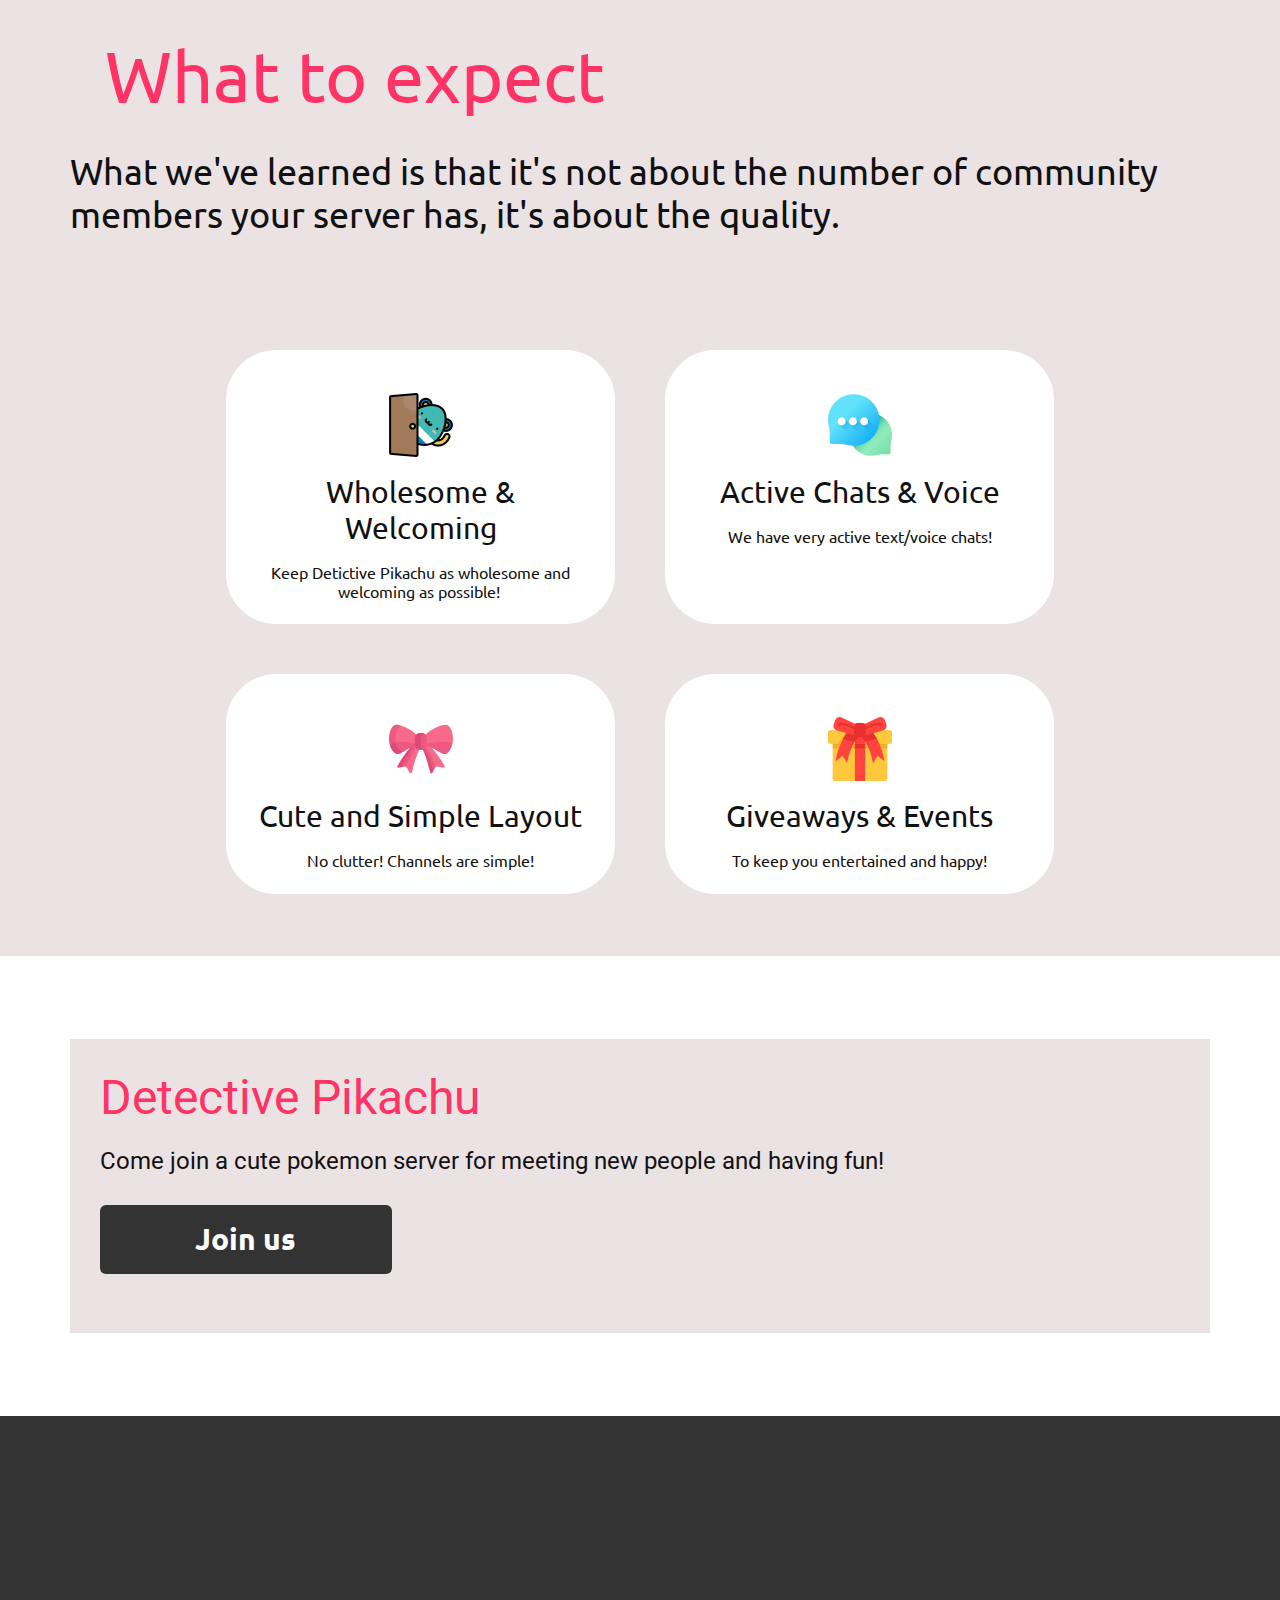
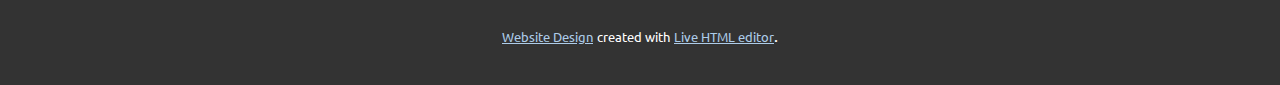
<file: index.html>
<!DOCTYPE html>
<html style="font-size: 16px;">
  <head>
    <meta name="viewport" content="width=device-width, initial-scale=1.0">
    <meta charset="utf-8">
    <meta name="keywords" content="What to expect​">
    <meta name="description" content="">
    <meta name="page_type" content="np-template-header-footer-from-plugin">
    <title>Home</title>
    <link rel="stylesheet" href="nicepage.css" media="screen">
<link rel="stylesheet" href="Home.css" media="screen">
    <script class="u-script" type="text/javascript" src="jquery.js" defer=""></script>
    <script class="u-script" type="text/javascript" src="nicepage.js" defer=""></script>
    <meta name="generator" content="Nicepage 4.6.5, nicepage.com">
    <link id="u-theme-google-font" rel="stylesheet" href="https://fonts.googleapis.com/css?family=Roboto:100,100i,300,300i,400,400i,500,500i,700,700i,900,900i|Ubuntu:300,300i,400,400i,500,500i,700,700i">
    <link id="u-page-google-font" rel="stylesheet" href="https://fonts.googleapis.com/css?family=Ubuntu:300,300i,400,400i,500,500i,700,700i">
    
    
    
    
    <script type="application/ld+json">{
		"@context": "http://schema.org",
		"@type": "Organization",
		"name": ""
}</script>
    <meta name="theme-color" content="#478ac9">
    <meta property="og:title" content="Home">
    <meta property="og:type" content="website">
  </head>
  <body data-home-page="Home.html" data-home-page-title="Home" class="u-body u-xl-mode">
    <section class="u-clearfix u-custom-color-4 u-section-1" id="sec-77a5">
      <div class="u-clearfix u-sheet u-sheet-1">
        <h1 class="u-text u-text-custom-color-2 u-text-default u-text-1">What to expect </h1>
        <h3 class="u-text u-text-2"> What we've learned is that it's not about the number of community members your server has, it's about the quality.&nbsp;</h3>
        <div class="u-list u-list-1">
          <div class="u-repeater u-repeater-1">
            <div class="u-container-style u-custom-item u-list-item u-radius-50 u-repeater-item u-shape-round u-white">
              <div class="u-container-layout u-similar-container u-container-layout-1"><span class="u-file-icon u-icon u-icon-1"><img src="images/501127.png" alt=""></span>
                <h3 class="u-align-center u-text u-text-3"> Wholesome &amp; Welcoming</h3>
                <h3 class="u-align-center u-custom-item u-text u-text-4"> Keep Detictive Pikachu as wholesome and welcoming as possible!&nbsp; </h3>
              </div>
            </div>
            <div class="u-align-center u-container-style u-custom-item u-hover-feature u-list-item u-radius-50 u-repeater-item u-shape-round u-white u-list-item-2">
              <div class="u-container-layout u-similar-container u-container-layout-2"><span class="u-file-icon u-icon u-icon-2"><img src="images/1041916.png" alt=""></span>
                <h3 class="u-align-center u-text u-text-5"> Active Chat​s &amp; Voice</h3>
                <h3 class="u-align-center u-custom-item u-text u-text-6"> We have very active text/voice chats!</h3>
              </div>
            </div>
            <div class="u-align-center u-container-style u-custom-item u-list-item u-radius-50 u-repeater-item u-shape-round u-white">
              <div class="u-container-layout u-similar-container u-container-layout-3"><span class="u-file-icon u-icon u-icon-3"><img src="images/599396.png" alt=""></span>
                <h3 class="u-align-center u-text u-text-7"> Cute and Simple Layout</h3>
                <h3 class="u-align-center u-custom-item u-text u-text-8"> No clutter! Channels are simple!</h3>
              </div>
            </div>
            <div class="u-container-style u-custom-item u-list-item u-radius-50 u-repeater-item u-shape-round u-white">
              <div class="u-container-layout u-similar-container u-container-layout-4"><span class="u-file-icon u-icon u-icon-4"><img src="images/1139982.png" alt=""></span>
                <h3 class="u-align-center u-text u-text-9"> Giveaways &amp; Events</h3>
                <h3 class="u-align-center u-custom-item u-text u-text-10"> To keep you entertained and happy!</h3>
              </div>
            </div>
          </div>
        </div>
      </div>
      
    </section>
    <section class="u-clearfix u-section-2" id="sec-6517">
      <div class="u-clearfix u-sheet u-valign-middle u-sheet-1">
        <div class="u-container-style u-custom-color-4 u-expanded-width u-group u-shape-rectangle u-group-1">
          <div class="u-container-layout u-valign-top u-container-layout-1">
            <h6 class="u-text u-text-custom-color-2 u-text-1">Detective Pikachu</h6>
            <h6 class="u-text u-text-default u-text-2"> Come join a cute pokemon server for meeting new people and having fun!</h6>
            <a href="https://nicepage.com/wysiwyg-html-editor" class="u-border-none u-btn u-btn-round u-button-style u-custom-color-5 u-hover-custom-color-5 u-radius-6 u-btn-1">Join us</a>
          </div>
        </div>
      </div>
    </section>
    <section class="u-clearfix u-custom-color-5 u-section-3" id="sec-97ba">
      <div class="u-clearfix u-sheet u-sheet-1"></div>
    </section>
    
    
    
    <section class="u-backlink u-clearfix u-grey-80">
      <a class="u-link" href="https://nicepage.com/website-design" target="_blank">
        <span>Website Design</span>
      </a>
      <p class="u-text">
        <span>created with</span>
      </p>
      <a class="u-link" href="https://nicepage.com/wysiwyg-html-editor" target="_blank">
        <span>Live HTML editor</span>
      </a>. 
    </section>
  </body>
</html>
</file>
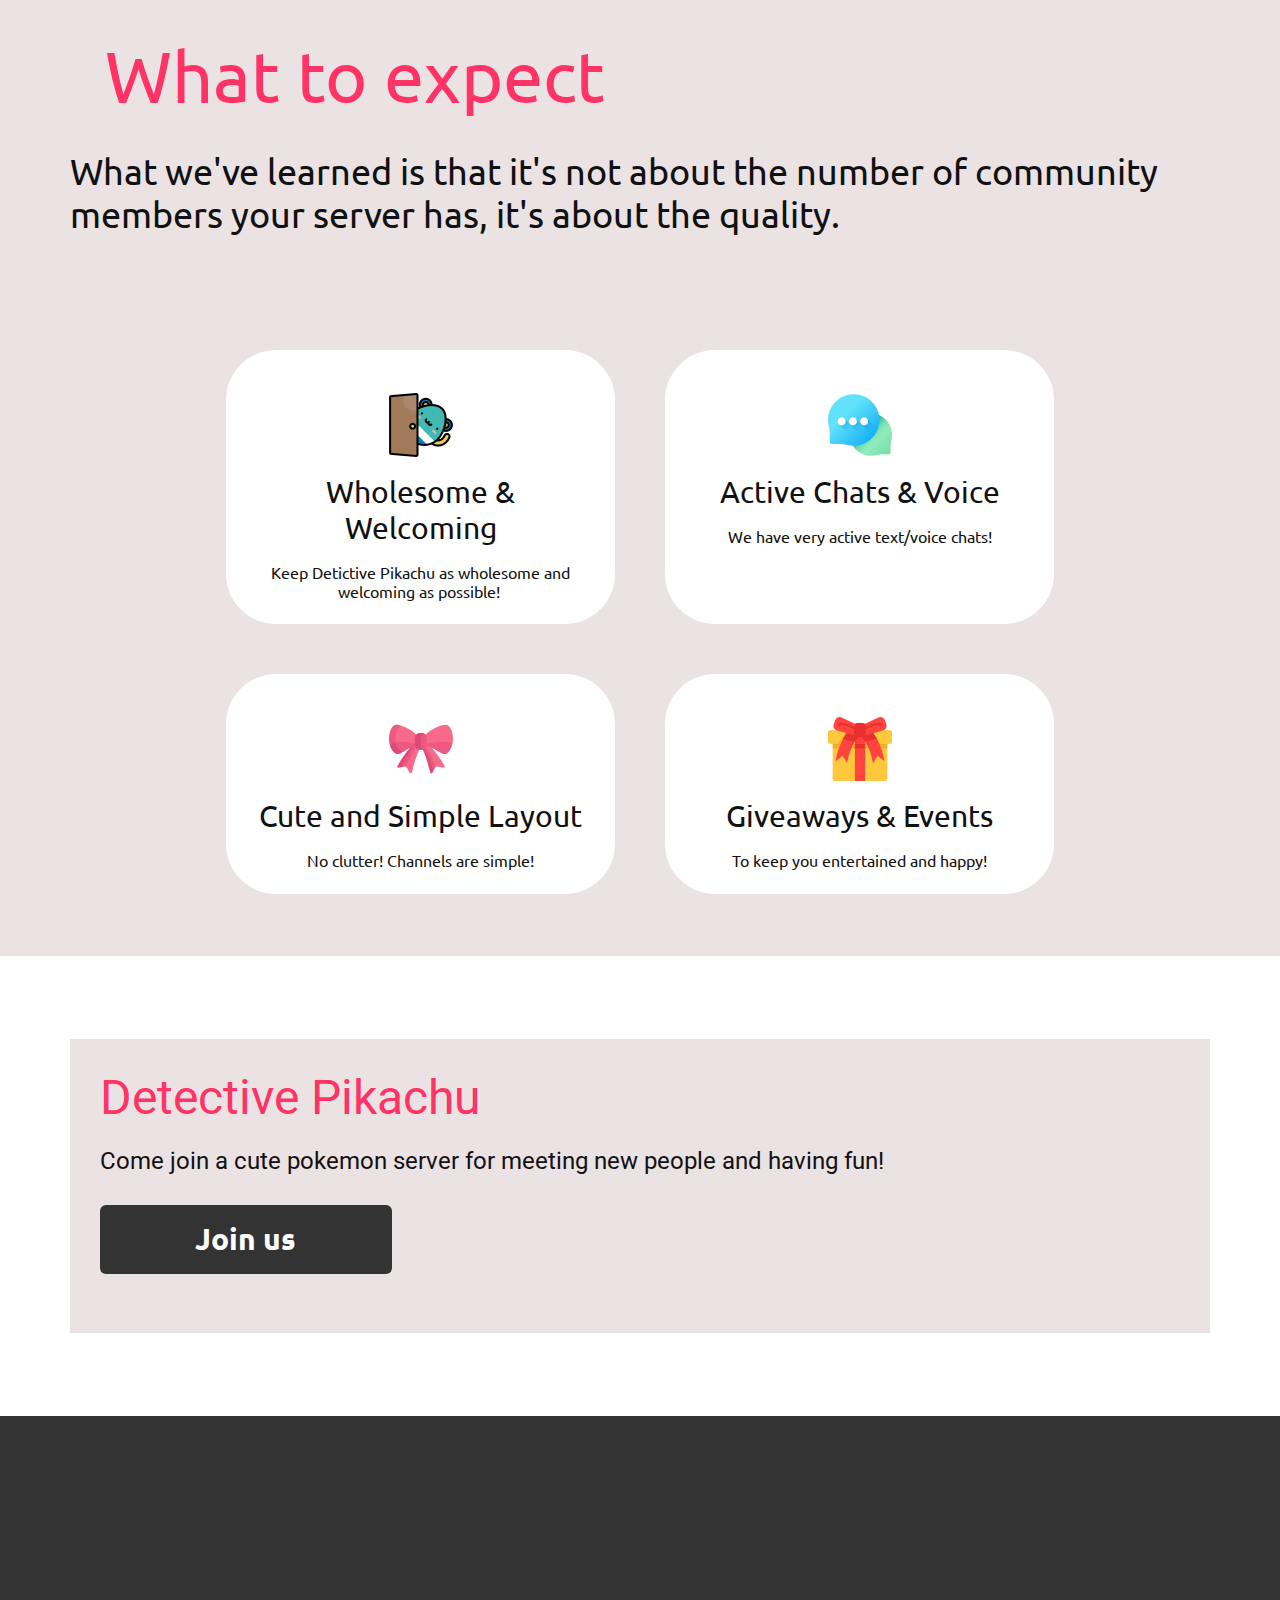
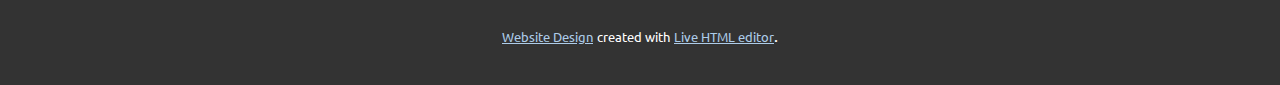
<file: Home.html>
<!DOCTYPE html>
<html style="font-size: 16px;">
  <head>
    <meta name="viewport" content="width=device-width, initial-scale=1.0">
    <meta charset="utf-8">
    <meta name="keywords" content="What to expect​">
    <meta name="description" content="">
    <meta name="page_type" content="np-template-header-footer-from-plugin">
    <title>Home</title>
    <link rel="stylesheet" href="nicepage.css" media="screen">
<link rel="stylesheet" href="Home.css" media="screen">
    <script class="u-script" type="text/javascript" src="jquery.js" defer=""></script>
    <script class="u-script" type="text/javascript" src="nicepage.js" defer=""></script>
    <meta name="generator" content="Nicepage 4.6.5, nicepage.com">
    <link id="u-theme-google-font" rel="stylesheet" href="https://fonts.googleapis.com/css?family=Roboto:100,100i,300,300i,400,400i,500,500i,700,700i,900,900i|Ubuntu:300,300i,400,400i,500,500i,700,700i">
    <link id="u-page-google-font" rel="stylesheet" href="https://fonts.googleapis.com/css?family=Ubuntu:300,300i,400,400i,500,500i,700,700i">
    
    
    
    
    <script type="application/ld+json">{
		"@context": "http://schema.org",
		"@type": "Organization",
		"name": ""
}</script>
    <meta name="theme-color" content="#478ac9">
    <meta property="og:title" content="Home">
    <meta property="og:type" content="website">
  </head>
  <body class="u-body u-xl-mode">
    <section class="u-clearfix u-custom-color-4 u-section-1" id="sec-77a5">
      <div class="u-clearfix u-sheet u-sheet-1">
        <h1 class="u-text u-text-custom-color-2 u-text-default u-text-1">What to expect </h1>
        <h3 class="u-text u-text-2"> What we've learned is that it's not about the number of community members your server has, it's about the quality.&nbsp;</h3>
        <div class="u-list u-list-1">
          <div class="u-repeater u-repeater-1">
            <div class="u-container-style u-custom-item u-list-item u-radius-50 u-repeater-item u-shape-round u-white">
              <div class="u-container-layout u-similar-container u-container-layout-1"><span class="u-file-icon u-icon u-icon-1"><img src="images/501127.png" alt=""></span>
                <h3 class="u-align-center u-text u-text-3"> Wholesome &amp; Welcoming</h3>
                <h3 class="u-align-center u-custom-item u-text u-text-4"> Keep Detictive Pikachu as wholesome and welcoming as possible!&nbsp; </h3>
              </div>
            </div>
            <div class="u-align-center u-container-style u-custom-item u-hover-feature u-list-item u-radius-50 u-repeater-item u-shape-round u-white u-list-item-2">
              <div class="u-container-layout u-similar-container u-container-layout-2"><span class="u-file-icon u-icon u-icon-2"><img src="images/1041916.png" alt=""></span>
                <h3 class="u-align-center u-text u-text-5"> Active Chat​s &amp; Voice</h3>
                <h3 class="u-align-center u-custom-item u-text u-text-6"> We have very active text/voice chats!</h3>
              </div>
            </div>
            <div class="u-align-center u-container-style u-custom-item u-list-item u-radius-50 u-repeater-item u-shape-round u-white">
              <div class="u-container-layout u-similar-container u-container-layout-3"><span class="u-file-icon u-icon u-icon-3"><img src="images/599396.png" alt=""></span>
                <h3 class="u-align-center u-text u-text-7"> Cute and Simple Layout</h3>
                <h3 class="u-align-center u-custom-item u-text u-text-8"> No clutter! Channels are simple!</h3>
              </div>
            </div>
            <div class="u-container-style u-custom-item u-list-item u-radius-50 u-repeater-item u-shape-round u-white">
              <div class="u-container-layout u-similar-container u-container-layout-4"><span class="u-file-icon u-icon u-icon-4"><img src="images/1139982.png" alt=""></span>
                <h3 class="u-align-center u-text u-text-9"> Giveaways &amp; Events</h3>
                <h3 class="u-align-center u-custom-item u-text u-text-10"> To keep you entertained and happy!</h3>
              </div>
            </div>
          </div>
        </div>
      </div>
      
    </section>
    <section class="u-clearfix u-section-2" id="sec-6517">
      <div class="u-clearfix u-sheet u-valign-middle u-sheet-1">
        <div class="u-container-style u-custom-color-4 u-expanded-width u-group u-shape-rectangle u-group-1">
          <div class="u-container-layout u-valign-top u-container-layout-1">
            <h6 class="u-text u-text-custom-color-2 u-text-1">Detective Pikachu</h6>
            <h6 class="u-text u-text-default u-text-2"> Come join a cute pokemon server for meeting new people and having fun!</h6>
            <a href="https://nicepage.com/wysiwyg-html-editor" class="u-border-none u-btn u-btn-round u-button-style u-custom-color-5 u-hover-custom-color-5 u-radius-6 u-btn-1">Join us</a>
          </div>
        </div>
      </div>
    </section>
    <section class="u-clearfix u-custom-color-5 u-section-3" id="sec-97ba">
      <div class="u-clearfix u-sheet u-sheet-1"></div>
    </section>
    
    
    
    <section class="u-backlink u-clearfix u-grey-80">
      <a class="u-link" href="https://nicepage.com/website-design" target="_blank">
        <span>Website Design</span>
      </a>
      <p class="u-text">
        <span>created with</span>
      </p>
      <a class="u-link" href="https://nicepage.com/wysiwyg-html-editor" target="_blank">
        <span>Live HTML editor</span>
      </a>. 
    </section>
  </body>
</html>
</file>
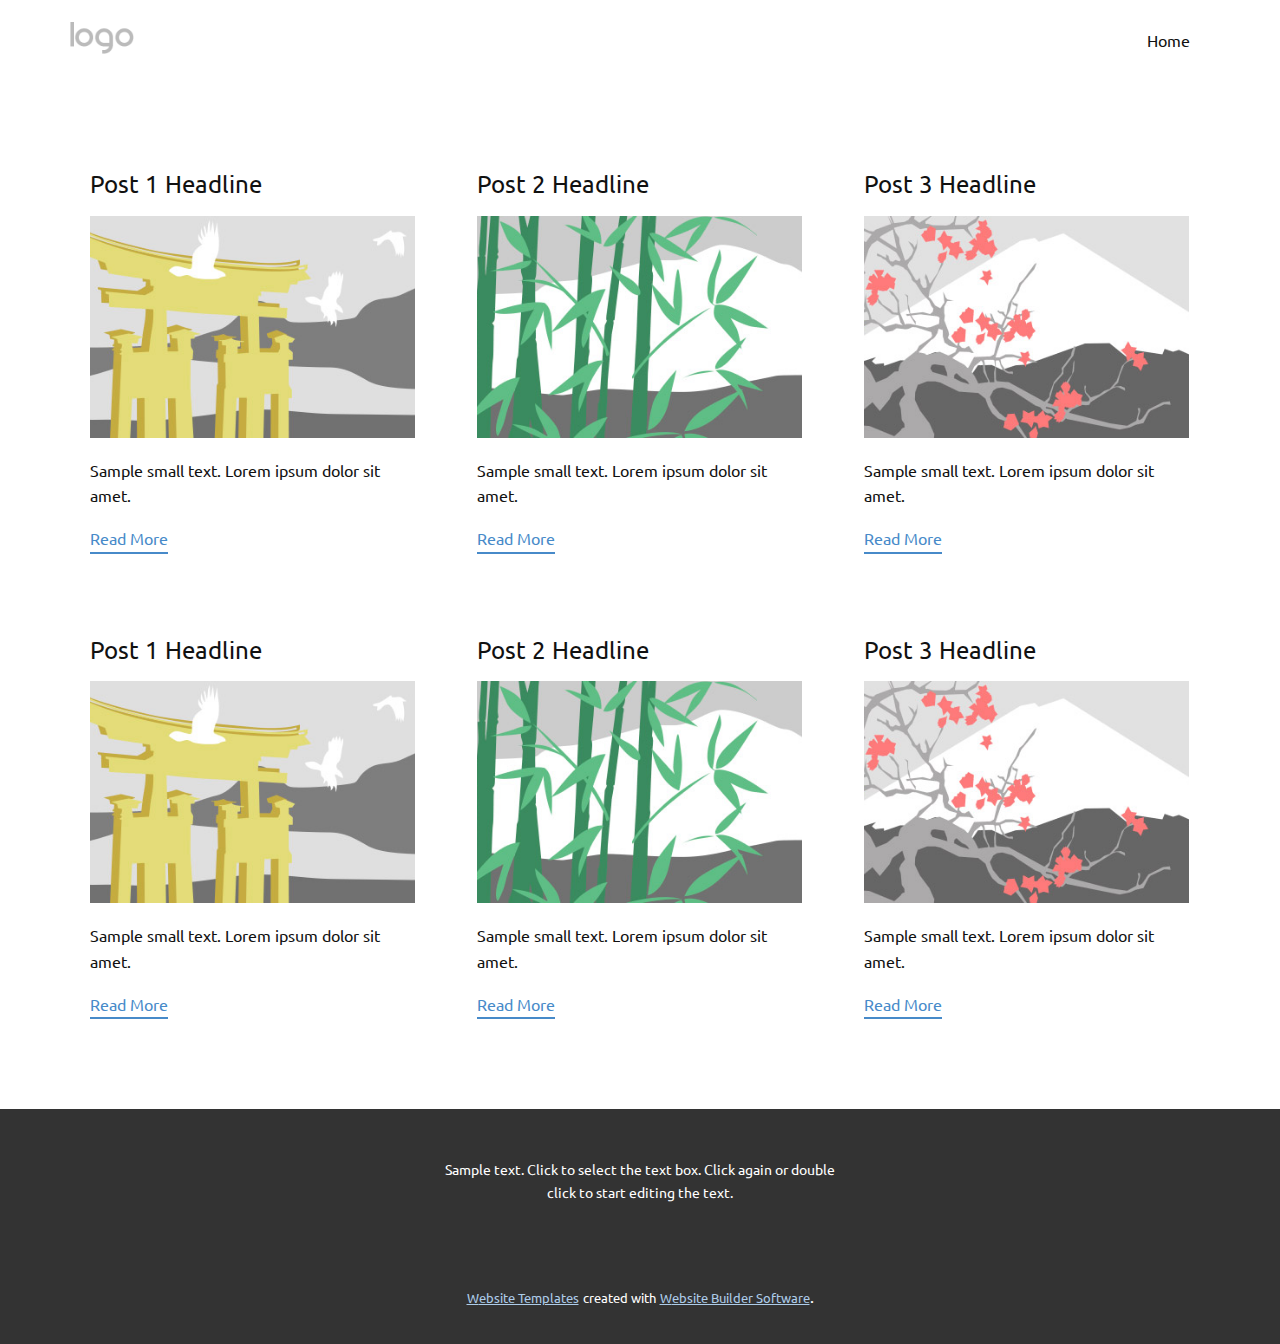
<file: blog/blog.html>
<html style="font-size: 16px;"><head>
    <meta name="viewport" content="width=device-width, initial-scale=1.0">
    <meta charset="utf-8">
    <meta name="keywords" content="">
    <meta name="description" content="">
    <meta name="page_type" content="np-template-header-footer-from-plugin">
    <title>Blog Template</title>
    <link rel="stylesheet" href="../nicepage.css" media="screen">
<link rel="stylesheet" href="../Blog-Template.css" media="screen">
    <script class="u-script" type="text/javascript" src="../jquery.js" defer=""></script>
    <script class="u-script" type="text/javascript" src="../nicepage.js" defer=""></script>
    <meta name="generator" content="Nicepage 4.6.5, nicepage.com">
    <link id="u-theme-google-font" rel="stylesheet" href="https://fonts.googleapis.com/css?family=Roboto:100,100i,300,300i,400,400i,500,500i,700,700i,900,900i|Ubuntu:300,300i,400,400i,500,500i,700,700i">
    <link id="u-page-google-font" rel="stylesheet" href="https://fonts.googleapis.com/css?family=Ubuntu:300,300i,400,400i,500,500i,700,700i">
    
    
    <script type="application/ld+json">{
		"@context": "http://schema.org",
		"@type": "Organization",
		"name": "",
		"logo": "images/default-logo.png"
}</script>
    <meta name="theme-color" content="#478ac9">
  </head>
  <body class="u-body u-xl-mode"><header class="u-clearfix u-header u-header" id="sec-8a51"><div class="u-clearfix u-sheet u-valign-middle u-sheet-1">
        <a href="https://nicepage.com" class="u-image u-logo u-image-1">
          <img src="../images/default-logo.png" class="u-logo-image u-logo-image-1">
        </a>
        <nav class="u-menu u-menu-dropdown u-offcanvas u-menu-1">
          <div class="menu-collapse" style="font-size: 1rem; letter-spacing: 0px;">
            <a class="u-button-style u-custom-left-right-menu-spacing u-custom-padding-bottom u-custom-top-bottom-menu-spacing u-nav-link u-text-active-palette-1-base u-text-hover-palette-2-base" href="#">
              <svg class="u-svg-link" viewBox="0 0 24 24"><use xmlns:xlink="http://www.w3.org/1999/xlink" xlink:href="#menu-hamburger"></use></svg>
              <svg class="u-svg-content" version="1.1" id="menu-hamburger" viewBox="0 0 16 16" x="0px" y="0px" xmlns:xlink="http://www.w3.org/1999/xlink" xmlns="http://www.w3.org/2000/svg"><g><rect y="1" width="16" height="2"></rect><rect y="7" width="16" height="2"></rect><rect y="13" width="16" height="2"></rect>
</g></svg>
            </a>
          </div>
          <div class="u-nav-container">
            <ul class="u-nav u-unstyled u-nav-1"><li class="u-nav-item"><a class="u-button-style u-nav-link u-text-active-palette-1-base u-text-hover-palette-2-base" href="../Home.html" style="padding: 10px 20px;">Home</a>
</li></ul>
          </div>
          <div class="u-nav-container-collapse">
            <div class="u-black u-container-style u-inner-container-layout u-opacity u-opacity-95 u-sidenav">
              <div class="u-inner-container-layout u-sidenav-overflow">
                <div class="u-menu-close"></div>
                <ul class="u-align-center u-nav u-popupmenu-items u-unstyled u-nav-2"><li class="u-nav-item"><a class="u-button-style u-nav-link" href="../Home.html">Home</a>
</li></ul>
              </div>
            </div>
            <div class="u-black u-menu-overlay u-opacity u-opacity-70"></div>
          </div>
        </nav>
      </div></header>
    <section class="u-clearfix u-section-1" id="sec-0406">
      <div class="u-clearfix u-sheet u-valign-middle u-sheet-1"><!--blog--><!--blog_options_json--><!--{"type":"Recent","source":"","tags":"","count":""}--><!--/blog_options_json-->
        <div class="u-blog u-expanded-width u-repeater u-repeater-1"><!--blog_post-->
          <div class="u-blog-post u-container-style u-repeater-item u-white u-repeater-item-1">
            <div class="u-container-layout u-similar-container u-valign-top u-container-layout-1"><!--blog_post_header-->
              <h4 class="u-blog-control u-text u-text-1">
                <a class="u-post-header-link" href="../blog/post-5.html"><!--blog_post_header_content-->Post 1 Headline<!--/blog_post_header_content--></a>
              </h4><!--/blog_post_header--><!--blog_post_image-->
              <a class="u-post-header-link" href="../blog/post-5.html"><img alt="" class="u-blog-control u-expanded-width u-image u-image-default u-image-1" src="[data-uri]"></a><!--/blog_post_image--><!--blog_post_content-->
              <div class="u-blog-control u-post-content u-text u-text-2 fr-view">Sample small text. Lorem ipsum dolor sit amet.</div><!--/blog_post_content--><!--blog_post_readmore-->
              <a href="../blog/post-5.html" class="u-blog-control u-border-2 u-border-palette-1-base u-btn u-btn-rectangle u-button-style u-none u-btn-1"><!--blog_post_readmore_content--><!--options_json--><!--{"content":"","defaultValue":"Read More"}--><!--/options_json-->Read More<!--/blog_post_readmore_content--></a><!--/blog_post_readmore-->
            </div>
          </div><div class="u-blog-post u-container-style u-repeater-item u-video-cover u-white">
            <div class="u-container-layout u-similar-container u-valign-top u-container-layout-2"><!--blog_post_header-->
              <h4 class="u-blog-control u-text u-text-3">
                <a class="u-post-header-link" href="../blog/post-4.html"><!--blog_post_header_content-->Post 2 Headline<!--/blog_post_header_content--></a>
              </h4><!--/blog_post_header--><!--blog_post_image-->
              <a class="u-post-header-link" href="../blog/post-4.html"><img alt="" class="u-blog-control u-expanded-width u-image u-image-default u-image-2" src="[data-uri]"></a><!--/blog_post_image--><!--blog_post_content-->
              <div class="u-blog-control u-post-content u-text u-text-4 fr-view">Sample small text. Lorem ipsum dolor sit amet.</div><!--/blog_post_content--><!--blog_post_readmore-->
              <a href="../blog/post-4.html" class="u-blog-control u-border-2 u-border-palette-1-base u-btn u-btn-rectangle u-button-style u-none u-btn-2"><!--blog_post_readmore_content--><!--options_json--><!--{"content":"","defaultValue":"Read More"}--><!--/options_json-->Read More<!--/blog_post_readmore_content--></a><!--/blog_post_readmore-->
            </div>
          </div><div class="u-blog-post u-container-style u-repeater-item u-video-cover u-white">
            <div class="u-container-layout u-similar-container u-valign-top u-container-layout-3"><!--blog_post_header-->
              <h4 class="u-blog-control u-text u-text-5">
                <a class="u-post-header-link" href="../blog/post-3.html"><!--blog_post_header_content-->Post 3 Headline<!--/blog_post_header_content--></a>
              </h4><!--/blog_post_header--><!--blog_post_image-->
              <a class="u-post-header-link" href="../blog/post-3.html"><img alt="" class="u-blog-control u-expanded-width u-image u-image-default u-image-3" src="[data-uri]"></a><!--/blog_post_image--><!--blog_post_content-->
              <div class="u-blog-control u-post-content u-text u-text-6 fr-view">Sample small text. Lorem ipsum dolor sit amet.</div><!--/blog_post_content--><!--blog_post_readmore-->
              <a href="../blog/post-3.html" class="u-blog-control u-border-2 u-border-palette-1-base u-btn u-btn-rectangle u-button-style u-none u-btn-3"><!--blog_post_readmore_content--><!--options_json--><!--{"content":"","defaultValue":"Read More"}--><!--/options_json-->Read More<!--/blog_post_readmore_content--></a><!--/blog_post_readmore-->
            </div>
          </div><div class="u-blog-post u-container-style u-repeater-item u-white u-repeater-item-1">
            <div class="u-container-layout u-similar-container u-valign-top u-container-layout-1"><!--blog_post_header-->
              <h4 class="u-blog-control u-text u-text-1">
                <a class="u-post-header-link" href="../blog/post-2.html"><!--blog_post_header_content-->Post 1 Headline<!--/blog_post_header_content--></a>
              </h4><!--/blog_post_header--><!--blog_post_image-->
              <a class="u-post-header-link" href="../blog/post-2.html"><img alt="" class="u-blog-control u-expanded-width u-image u-image-default u-image-1" src="[data-uri]"></a><!--/blog_post_image--><!--blog_post_content-->
              <div class="u-blog-control u-post-content u-text u-text-2 fr-view">Sample small text. Lorem ipsum dolor sit amet.</div><!--/blog_post_content--><!--blog_post_readmore-->
              <a href="../blog/post-2.html" class="u-blog-control u-border-2 u-border-palette-1-base u-btn u-btn-rectangle u-button-style u-none u-btn-1"><!--blog_post_readmore_content--><!--options_json--><!--{"content":"","defaultValue":"Read More"}--><!--/options_json-->Read More<!--/blog_post_readmore_content--></a><!--/blog_post_readmore-->
            </div>
          </div><div class="u-blog-post u-container-style u-repeater-item u-video-cover u-white">
            <div class="u-container-layout u-similar-container u-valign-top u-container-layout-2"><!--blog_post_header-->
              <h4 class="u-blog-control u-text u-text-3">
                <a class="u-post-header-link" href="../blog/post-1.html"><!--blog_post_header_content-->Post 2 Headline<!--/blog_post_header_content--></a>
              </h4><!--/blog_post_header--><!--blog_post_image-->
              <a class="u-post-header-link" href="../blog/post-1.html"><img alt="" class="u-blog-control u-expanded-width u-image u-image-default u-image-2" src="[data-uri]"></a><!--/blog_post_image--><!--blog_post_content-->
              <div class="u-blog-control u-post-content u-text u-text-4 fr-view">Sample small text. Lorem ipsum dolor sit amet.</div><!--/blog_post_content--><!--blog_post_readmore-->
              <a href="../blog/post-1.html" class="u-blog-control u-border-2 u-border-palette-1-base u-btn u-btn-rectangle u-button-style u-none u-btn-2"><!--blog_post_readmore_content--><!--options_json--><!--{"content":"","defaultValue":"Read More"}--><!--/options_json-->Read More<!--/blog_post_readmore_content--></a><!--/blog_post_readmore-->
            </div>
          </div><div class="u-blog-post u-container-style u-repeater-item u-video-cover u-white">
            <div class="u-container-layout u-similar-container u-valign-top u-container-layout-3"><!--blog_post_header-->
              <h4 class="u-blog-control u-text u-text-5">
                <a class="u-post-header-link" href="../blog/post.html"><!--blog_post_header_content-->Post 3 Headline<!--/blog_post_header_content--></a>
              </h4><!--/blog_post_header--><!--blog_post_image-->
              <a class="u-post-header-link" href="../blog/post.html"><img alt="" class="u-blog-control u-expanded-width u-image u-image-default u-image-3" src="[data-uri]"></a><!--/blog_post_image--><!--blog_post_content-->
              <div class="u-blog-control u-post-content u-text u-text-6 fr-view">Sample small text. Lorem ipsum dolor sit amet.</div><!--/blog_post_content--><!--blog_post_readmore-->
              <a href="../blog/post.html" class="u-blog-control u-border-2 u-border-palette-1-base u-btn u-btn-rectangle u-button-style u-none u-btn-3"><!--blog_post_readmore_content--><!--options_json--><!--{"content":"","defaultValue":"Read More"}--><!--/options_json-->Read More<!--/blog_post_readmore_content--></a><!--/blog_post_readmore-->
            </div>
          </div><!--/blog_post--><!--blog_post-->
          <!--/blog_post--><!--blog_post-->
          <!--/blog_post-->
        </div><!--/blog-->
      </div>
    </section>
    
    
    <footer class="u-align-center u-clearfix u-footer u-grey-80 u-footer" id="sec-852c"><div class="u-clearfix u-sheet u-sheet-1">
        <p class="u-small-text u-text u-text-variant u-text-1">Sample text. Click to select the text box. Click again or double click to start editing the text.</p>
      </div></footer>
    <section class="u-backlink u-clearfix u-grey-80">
      <a class="u-link" href="https://nicepage.com/website-templates" target="_blank">
        <span>Website Templates</span>
      </a>
      <p class="u-text">
        <span>created with</span>
      </p>
      <a class="u-link" href="" target="_blank">
        <span>Website Builder Software</span>
      </a>. 
    </section>
  
</body></html>
</file>
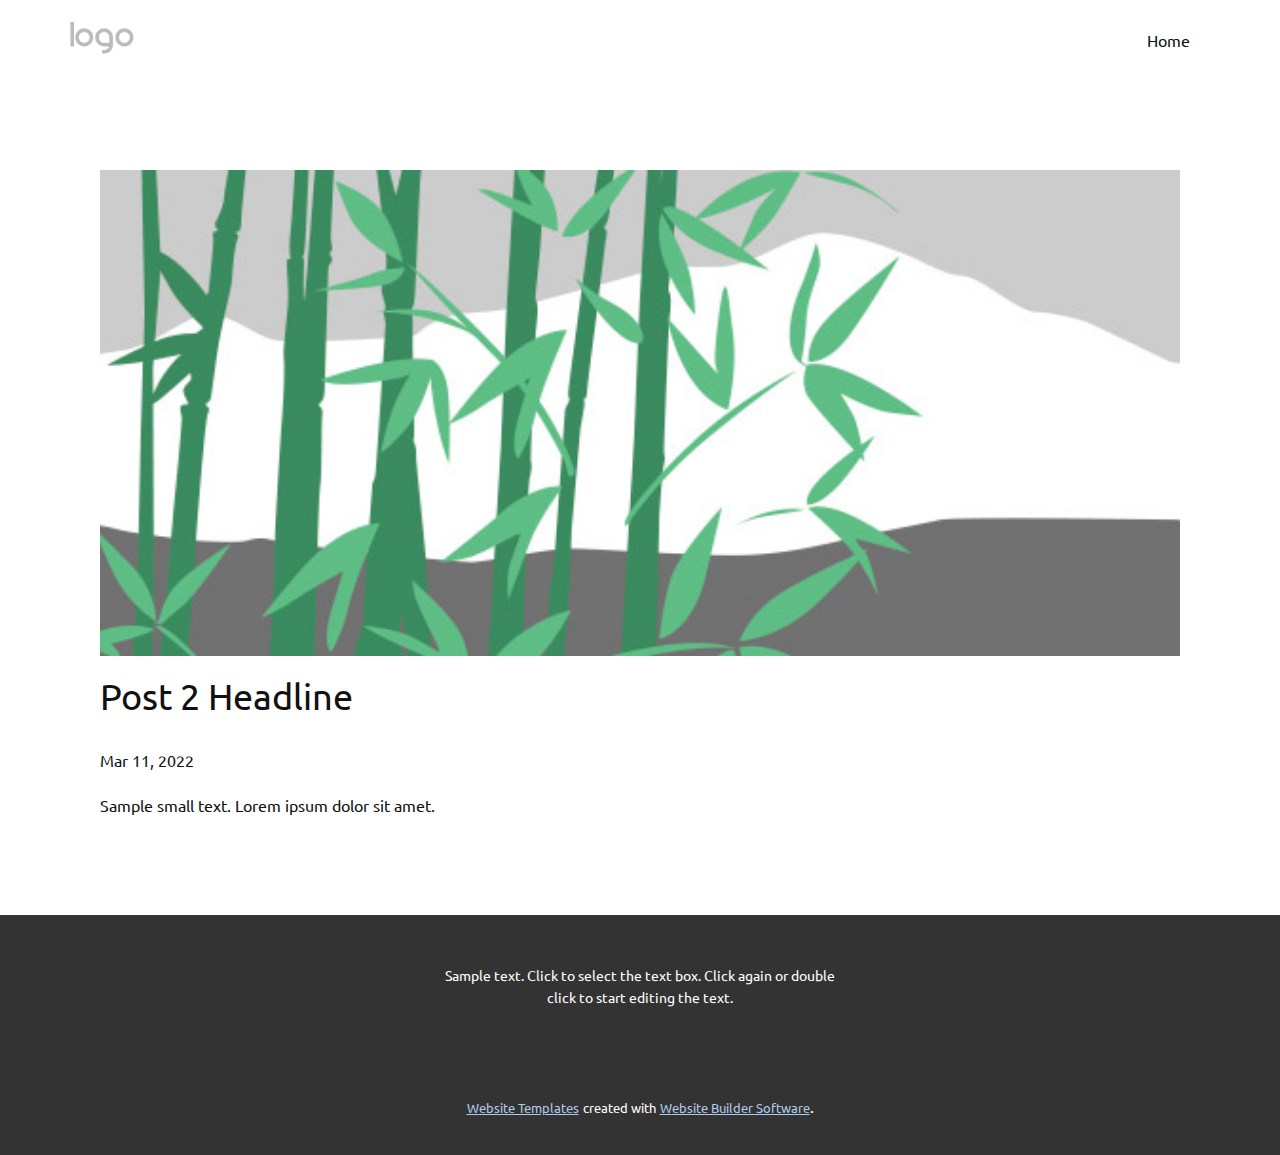
<file: blog/post-1.html>
<!doctype html>
<html style="font-size: 16px;"><head>
    <meta name="viewport" content="width=device-width, initial-scale=1.0">
    <meta charset="utf-8">
    <meta name="keywords" content="Post 1 Headline">
    <meta name="description" content="">
    <meta name="page_type" content="np-template-header-footer-from-plugin">
    <title>Post 2 Headline</title>
    <link rel="stylesheet" href="../nicepage.css" media="screen">
<link rel="stylesheet" href="../Post-Template.css" media="screen">
    <script class="u-script" type="text/javascript" src="../jquery.js" defer=""></script>
    <script class="u-script" type="text/javascript" src="../nicepage.js" defer=""></script>
    <meta name="generator" content="Nicepage 4.6.5, nicepage.com">
    <link id="u-theme-google-font" rel="stylesheet" href="https://fonts.googleapis.com/css?family=Roboto:100,100i,300,300i,400,400i,500,500i,700,700i,900,900i|Ubuntu:300,300i,400,400i,500,500i,700,700i">
    <link id="u-page-google-font" rel="stylesheet" href="https://fonts.googleapis.com/css?family=Ubuntu:300,300i,400,400i,500,500i,700,700i">
    
    
    <script type="application/ld+json">{
		"@context": "http://schema.org",
		"@type": "Organization",
		"name": "",
		"logo": "images/default-logo.png"
}</script>
    <meta name="theme-color" content="#478ac9">
  </head>
  <body class="u-body u-xl-mode"><header class="u-clearfix u-header u-header" id="sec-8a51"><div class="u-clearfix u-sheet u-valign-middle u-sheet-1">
        <a href="https://nicepage.com" class="u-image u-logo u-image-1">
          <img src="../images/default-logo.png" class="u-logo-image u-logo-image-1">
        </a>
        <nav class="u-menu u-menu-dropdown u-offcanvas u-menu-1">
          <div class="menu-collapse" style="font-size: 1rem; letter-spacing: 0px;">
            <a class="u-button-style u-custom-left-right-menu-spacing u-custom-padding-bottom u-custom-top-bottom-menu-spacing u-nav-link u-text-active-palette-1-base u-text-hover-palette-2-base" href="#">
              <svg class="u-svg-link" viewBox="0 0 24 24"><use xmlns:xlink="http://www.w3.org/1999/xlink" xlink:href="#menu-hamburger"></use></svg>
              <svg class="u-svg-content" version="1.1" id="menu-hamburger" viewBox="0 0 16 16" x="0px" y="0px" xmlns:xlink="http://www.w3.org/1999/xlink" xmlns="http://www.w3.org/2000/svg"><g><rect y="1" width="16" height="2"></rect><rect y="7" width="16" height="2"></rect><rect y="13" width="16" height="2"></rect>
</g></svg>
            </a>
          </div>
          <div class="u-nav-container">
            <ul class="u-nav u-unstyled u-nav-1"><li class="u-nav-item"><a class="u-button-style u-nav-link u-text-active-palette-1-base u-text-hover-palette-2-base" href="../Home.html" style="padding: 10px 20px;">Home</a>
</li></ul>
          </div>
          <div class="u-nav-container-collapse">
            <div class="u-black u-container-style u-inner-container-layout u-opacity u-opacity-95 u-sidenav">
              <div class="u-inner-container-layout u-sidenav-overflow">
                <div class="u-menu-close"></div>
                <ul class="u-align-center u-nav u-popupmenu-items u-unstyled u-nav-2"><li class="u-nav-item"><a class="u-button-style u-nav-link" href="../Home.html">Home</a>
</li></ul>
              </div>
            </div>
            <div class="u-black u-menu-overlay u-opacity u-opacity-70"></div>
          </div>
        </nav>
      </div></header>
    <section class="u-align-center u-clearfix u-section-1" id="sec-7db6">
      <div class="u-clearfix u-sheet u-valign-middle-md u-valign-middle-sm u-valign-middle-xs u-sheet-1"><!--post_details--><!--post_details_options_json--><!--{"source":""}--><!--/post_details_options_json--><!--blog_post-->
        <div class="u-container-style u-expanded-width u-post-details u-post-details-1">
          <div class="u-container-layout u-valign-middle u-container-layout-1"><!--blog_post_image-->
            <img alt="" class="u-blog-control u-expanded-width u-image u-image-default u-image-1" src="[data-uri]"><!--/blog_post_image--><!--blog_post_header-->
            <h2 class="u-blog-control u-text u-text-1">Post 2 Headline</h2><!--/blog_post_header--><!--blog_post_metadata-->
            <div class="u-blog-control u-metadata u-metadata-1"><!--blog_post_metadata_date-->
              <span class="u-meta-date u-meta-icon">Mar 11, 2022</span><!--/blog_post_metadata_date--><!--blog_post_metadata_category-->
              <!--/blog_post_metadata_category--><!--blog_post_metadata_comments-->
              <!--/blog_post_metadata_comments-->
            </div><!--/blog_post_metadata--><!--blog_post_content-->
            <div class="u-align-justify u-blog-control u-post-content u-text u-text-2 fr-view">
  Sample small text. Lorem ipsum dolor sit amet.
  </div><!--/blog_post_content-->
          </div>
        </div><!--/blog_post--><!--/post_details-->
      </div>
    </section>
    
    
    <footer class="u-align-center u-clearfix u-footer u-grey-80 u-footer" id="sec-852c"><div class="u-clearfix u-sheet u-sheet-1">
        <p class="u-small-text u-text u-text-variant u-text-1">Sample text. Click to select the text box. Click again or double click to start editing the text.</p>
      </div></footer>
    <section class="u-backlink u-clearfix u-grey-80">
      <a class="u-link" href="https://nicepage.com/website-templates" target="_blank">
        <span>Website Templates</span>
      </a>
      <p class="u-text">
        <span>created with</span>
      </p>
      <a class="u-link" href="" target="_blank">
        <span>Website Builder Software</span>
      </a>. 
    </section>
  
</body></html>
</file>
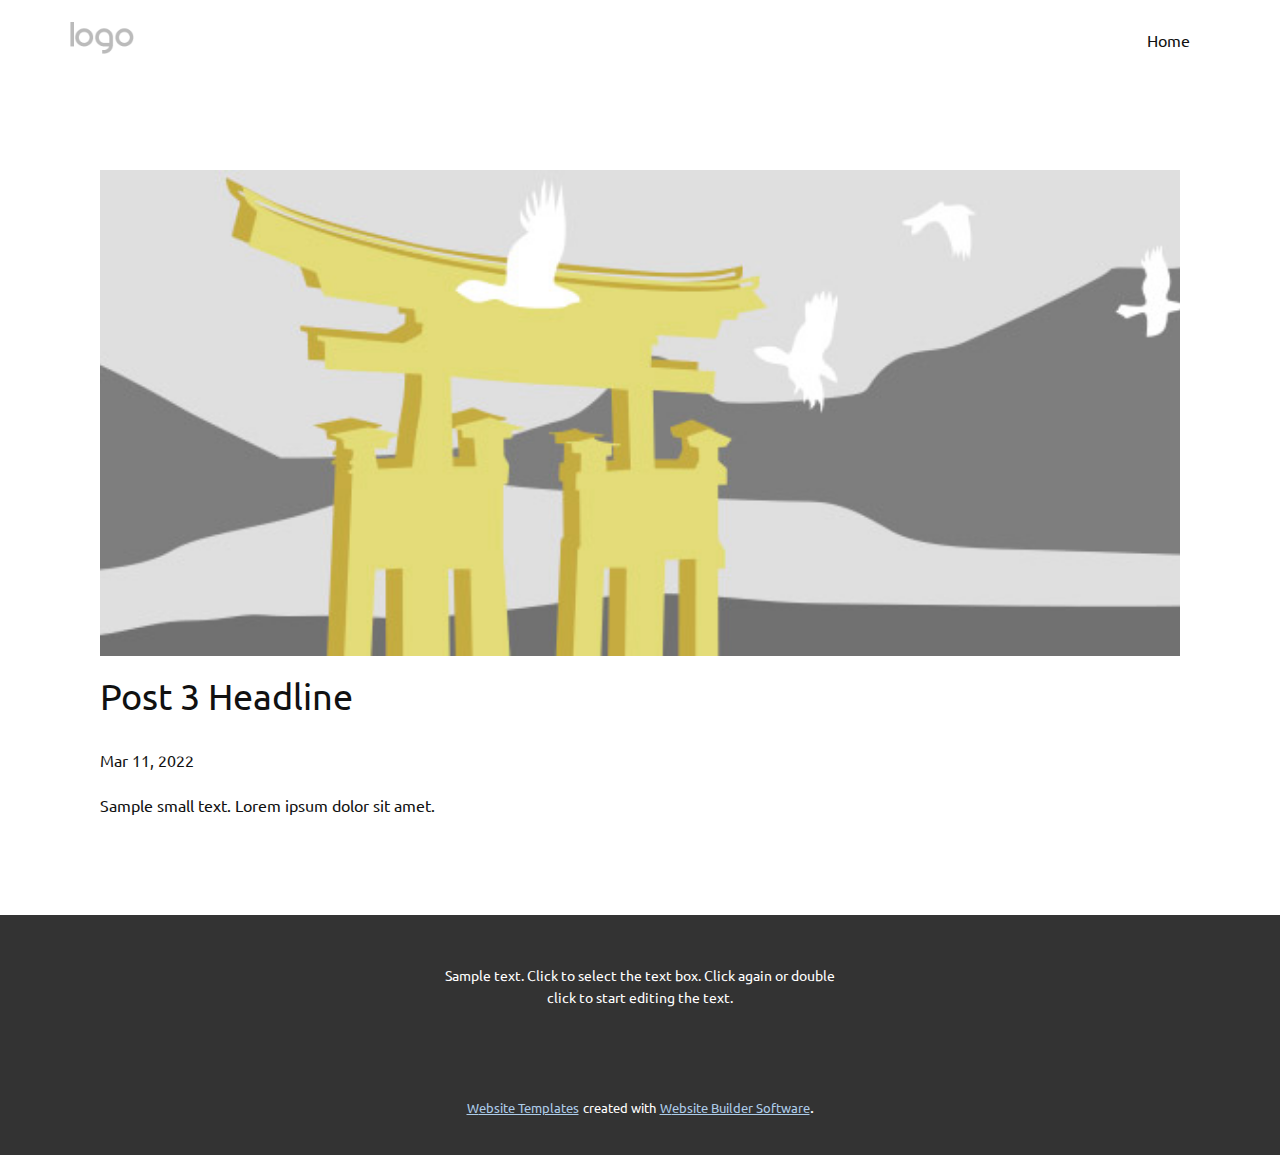
<file: blog/post-2.html>
<!doctype html>
<html style="font-size: 16px;"><head>
    <meta name="viewport" content="width=device-width, initial-scale=1.0">
    <meta charset="utf-8">
    <meta name="keywords" content="Post 1 Headline">
    <meta name="description" content="">
    <meta name="page_type" content="np-template-header-footer-from-plugin">
    <title>Post 3 Headline</title>
    <link rel="stylesheet" href="../nicepage.css" media="screen">
<link rel="stylesheet" href="../Post-Template.css" media="screen">
    <script class="u-script" type="text/javascript" src="../jquery.js" defer=""></script>
    <script class="u-script" type="text/javascript" src="../nicepage.js" defer=""></script>
    <meta name="generator" content="Nicepage 4.6.5, nicepage.com">
    <link id="u-theme-google-font" rel="stylesheet" href="https://fonts.googleapis.com/css?family=Roboto:100,100i,300,300i,400,400i,500,500i,700,700i,900,900i|Ubuntu:300,300i,400,400i,500,500i,700,700i">
    <link id="u-page-google-font" rel="stylesheet" href="https://fonts.googleapis.com/css?family=Ubuntu:300,300i,400,400i,500,500i,700,700i">
    
    
    <script type="application/ld+json">{
		"@context": "http://schema.org",
		"@type": "Organization",
		"name": "",
		"logo": "images/default-logo.png"
}</script>
    <meta name="theme-color" content="#478ac9">
  </head>
  <body class="u-body u-xl-mode"><header class="u-clearfix u-header u-header" id="sec-8a51"><div class="u-clearfix u-sheet u-valign-middle u-sheet-1">
        <a href="https://nicepage.com" class="u-image u-logo u-image-1">
          <img src="../images/default-logo.png" class="u-logo-image u-logo-image-1">
        </a>
        <nav class="u-menu u-menu-dropdown u-offcanvas u-menu-1">
          <div class="menu-collapse" style="font-size: 1rem; letter-spacing: 0px;">
            <a class="u-button-style u-custom-left-right-menu-spacing u-custom-padding-bottom u-custom-top-bottom-menu-spacing u-nav-link u-text-active-palette-1-base u-text-hover-palette-2-base" href="#">
              <svg class="u-svg-link" viewBox="0 0 24 24"><use xmlns:xlink="http://www.w3.org/1999/xlink" xlink:href="#menu-hamburger"></use></svg>
              <svg class="u-svg-content" version="1.1" id="menu-hamburger" viewBox="0 0 16 16" x="0px" y="0px" xmlns:xlink="http://www.w3.org/1999/xlink" xmlns="http://www.w3.org/2000/svg"><g><rect y="1" width="16" height="2"></rect><rect y="7" width="16" height="2"></rect><rect y="13" width="16" height="2"></rect>
</g></svg>
            </a>
          </div>
          <div class="u-nav-container">
            <ul class="u-nav u-unstyled u-nav-1"><li class="u-nav-item"><a class="u-button-style u-nav-link u-text-active-palette-1-base u-text-hover-palette-2-base" href="../Home.html" style="padding: 10px 20px;">Home</a>
</li></ul>
          </div>
          <div class="u-nav-container-collapse">
            <div class="u-black u-container-style u-inner-container-layout u-opacity u-opacity-95 u-sidenav">
              <div class="u-inner-container-layout u-sidenav-overflow">
                <div class="u-menu-close"></div>
                <ul class="u-align-center u-nav u-popupmenu-items u-unstyled u-nav-2"><li class="u-nav-item"><a class="u-button-style u-nav-link" href="../Home.html">Home</a>
</li></ul>
              </div>
            </div>
            <div class="u-black u-menu-overlay u-opacity u-opacity-70"></div>
          </div>
        </nav>
      </div></header>
    <section class="u-align-center u-clearfix u-section-1" id="sec-7db6">
      <div class="u-clearfix u-sheet u-valign-middle-md u-valign-middle-sm u-valign-middle-xs u-sheet-1"><!--post_details--><!--post_details_options_json--><!--{"source":""}--><!--/post_details_options_json--><!--blog_post-->
        <div class="u-container-style u-expanded-width u-post-details u-post-details-1">
          <div class="u-container-layout u-valign-middle u-container-layout-1"><!--blog_post_image-->
            <img alt="" class="u-blog-control u-expanded-width u-image u-image-default u-image-1" src="[data-uri]"><!--/blog_post_image--><!--blog_post_header-->
            <h2 class="u-blog-control u-text u-text-1">Post 3 Headline</h2><!--/blog_post_header--><!--blog_post_metadata-->
            <div class="u-blog-control u-metadata u-metadata-1"><!--blog_post_metadata_date-->
              <span class="u-meta-date u-meta-icon">Mar 11, 2022</span><!--/blog_post_metadata_date--><!--blog_post_metadata_category-->
              <!--/blog_post_metadata_category--><!--blog_post_metadata_comments-->
              <!--/blog_post_metadata_comments-->
            </div><!--/blog_post_metadata--><!--blog_post_content-->
            <div class="u-align-justify u-blog-control u-post-content u-text u-text-2 fr-view">
  Sample small text. Lorem ipsum dolor sit amet.
  </div><!--/blog_post_content-->
          </div>
        </div><!--/blog_post--><!--/post_details-->
      </div>
    </section>
    
    
    <footer class="u-align-center u-clearfix u-footer u-grey-80 u-footer" id="sec-852c"><div class="u-clearfix u-sheet u-sheet-1">
        <p class="u-small-text u-text u-text-variant u-text-1">Sample text. Click to select the text box. Click again or double click to start editing the text.</p>
      </div></footer>
    <section class="u-backlink u-clearfix u-grey-80">
      <a class="u-link" href="https://nicepage.com/website-templates" target="_blank">
        <span>Website Templates</span>
      </a>
      <p class="u-text">
        <span>created with</span>
      </p>
      <a class="u-link" href="" target="_blank">
        <span>Website Builder Software</span>
      </a>. 
    </section>
  
</body></html>
</file>
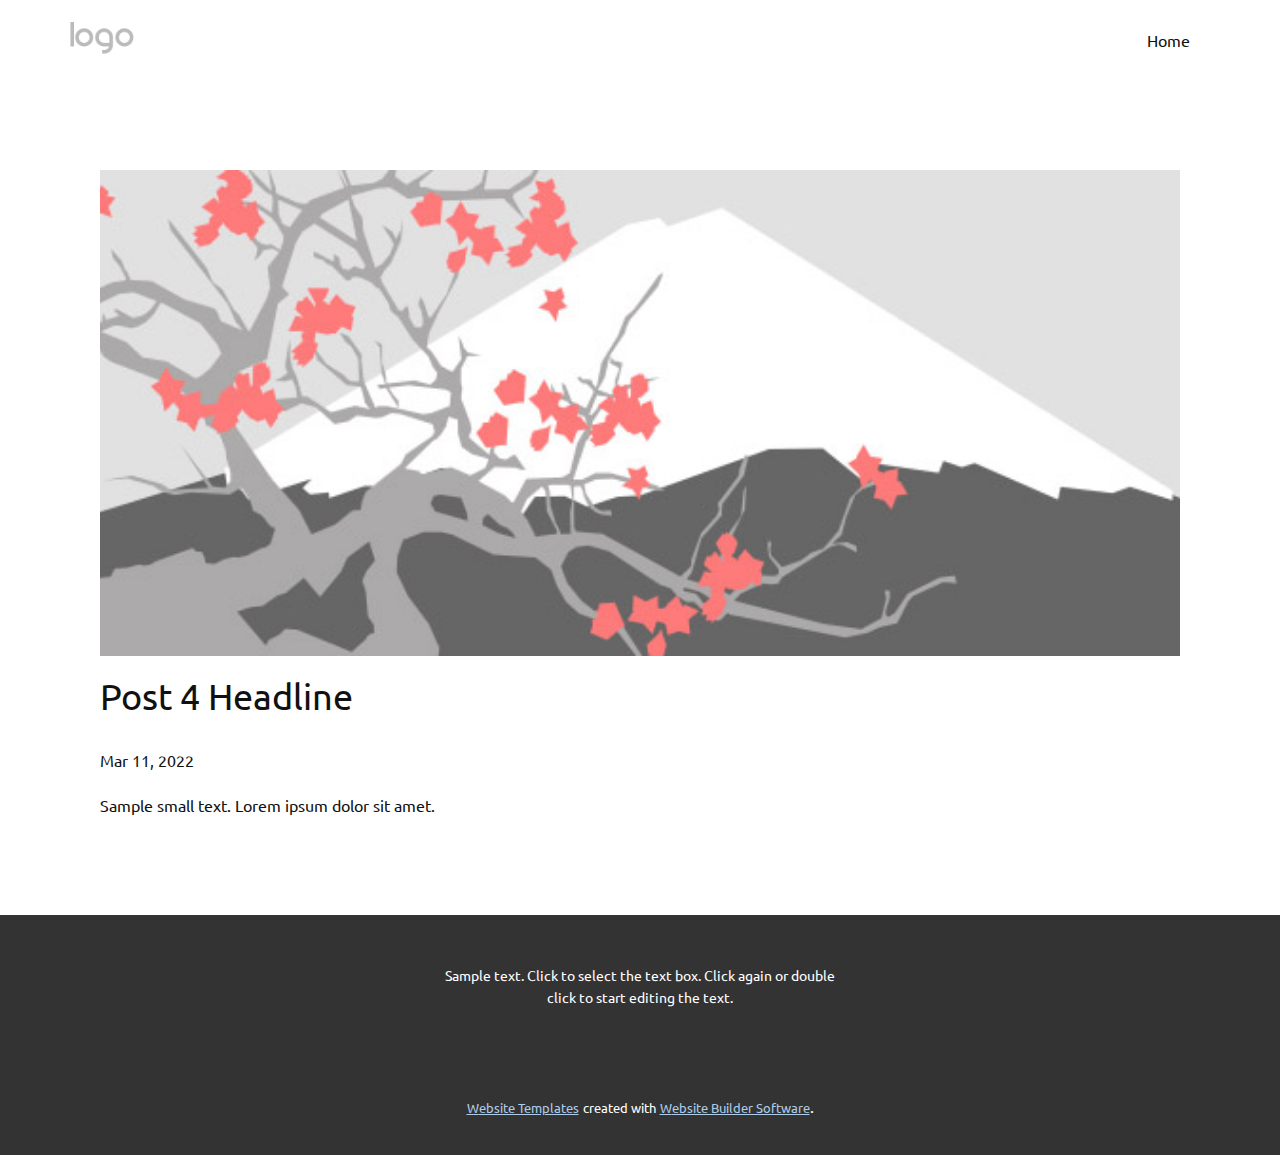
<file: blog/post-3.html>
<!doctype html>
<html style="font-size: 16px;"><head>
    <meta name="viewport" content="width=device-width, initial-scale=1.0">
    <meta charset="utf-8">
    <meta name="keywords" content="Post 1 Headline">
    <meta name="description" content="">
    <meta name="page_type" content="np-template-header-footer-from-plugin">
    <title>Post 4 Headline</title>
    <link rel="stylesheet" href="../nicepage.css" media="screen">
<link rel="stylesheet" href="../Post-Template.css" media="screen">
    <script class="u-script" type="text/javascript" src="../jquery.js" defer=""></script>
    <script class="u-script" type="text/javascript" src="../nicepage.js" defer=""></script>
    <meta name="generator" content="Nicepage 4.6.5, nicepage.com">
    <link id="u-theme-google-font" rel="stylesheet" href="https://fonts.googleapis.com/css?family=Roboto:100,100i,300,300i,400,400i,500,500i,700,700i,900,900i|Ubuntu:300,300i,400,400i,500,500i,700,700i">
    <link id="u-page-google-font" rel="stylesheet" href="https://fonts.googleapis.com/css?family=Ubuntu:300,300i,400,400i,500,500i,700,700i">
    
    
    <script type="application/ld+json">{
		"@context": "http://schema.org",
		"@type": "Organization",
		"name": "",
		"logo": "images/default-logo.png"
}</script>
    <meta name="theme-color" content="#478ac9">
  </head>
  <body class="u-body u-xl-mode"><header class="u-clearfix u-header u-header" id="sec-8a51"><div class="u-clearfix u-sheet u-valign-middle u-sheet-1">
        <a href="https://nicepage.com" class="u-image u-logo u-image-1">
          <img src="../images/default-logo.png" class="u-logo-image u-logo-image-1">
        </a>
        <nav class="u-menu u-menu-dropdown u-offcanvas u-menu-1">
          <div class="menu-collapse" style="font-size: 1rem; letter-spacing: 0px;">
            <a class="u-button-style u-custom-left-right-menu-spacing u-custom-padding-bottom u-custom-top-bottom-menu-spacing u-nav-link u-text-active-palette-1-base u-text-hover-palette-2-base" href="#">
              <svg class="u-svg-link" viewBox="0 0 24 24"><use xmlns:xlink="http://www.w3.org/1999/xlink" xlink:href="#menu-hamburger"></use></svg>
              <svg class="u-svg-content" version="1.1" id="menu-hamburger" viewBox="0 0 16 16" x="0px" y="0px" xmlns:xlink="http://www.w3.org/1999/xlink" xmlns="http://www.w3.org/2000/svg"><g><rect y="1" width="16" height="2"></rect><rect y="7" width="16" height="2"></rect><rect y="13" width="16" height="2"></rect>
</g></svg>
            </a>
          </div>
          <div class="u-nav-container">
            <ul class="u-nav u-unstyled u-nav-1"><li class="u-nav-item"><a class="u-button-style u-nav-link u-text-active-palette-1-base u-text-hover-palette-2-base" href="../Home.html" style="padding: 10px 20px;">Home</a>
</li></ul>
          </div>
          <div class="u-nav-container-collapse">
            <div class="u-black u-container-style u-inner-container-layout u-opacity u-opacity-95 u-sidenav">
              <div class="u-inner-container-layout u-sidenav-overflow">
                <div class="u-menu-close"></div>
                <ul class="u-align-center u-nav u-popupmenu-items u-unstyled u-nav-2"><li class="u-nav-item"><a class="u-button-style u-nav-link" href="../Home.html">Home</a>
</li></ul>
              </div>
            </div>
            <div class="u-black u-menu-overlay u-opacity u-opacity-70"></div>
          </div>
        </nav>
      </div></header>
    <section class="u-align-center u-clearfix u-section-1" id="sec-7db6">
      <div class="u-clearfix u-sheet u-valign-middle-md u-valign-middle-sm u-valign-middle-xs u-sheet-1"><!--post_details--><!--post_details_options_json--><!--{"source":""}--><!--/post_details_options_json--><!--blog_post-->
        <div class="u-container-style u-expanded-width u-post-details u-post-details-1">
          <div class="u-container-layout u-valign-middle u-container-layout-1"><!--blog_post_image-->
            <img alt="" class="u-blog-control u-expanded-width u-image u-image-default u-image-1" src="[data-uri]"><!--/blog_post_image--><!--blog_post_header-->
            <h2 class="u-blog-control u-text u-text-1">Post 4 Headline</h2><!--/blog_post_header--><!--blog_post_metadata-->
            <div class="u-blog-control u-metadata u-metadata-1"><!--blog_post_metadata_date-->
              <span class="u-meta-date u-meta-icon">Mar 11, 2022</span><!--/blog_post_metadata_date--><!--blog_post_metadata_category-->
              <!--/blog_post_metadata_category--><!--blog_post_metadata_comments-->
              <!--/blog_post_metadata_comments-->
            </div><!--/blog_post_metadata--><!--blog_post_content-->
            <div class="u-align-justify u-blog-control u-post-content u-text u-text-2 fr-view">
  Sample small text. Lorem ipsum dolor sit amet.
  </div><!--/blog_post_content-->
          </div>
        </div><!--/blog_post--><!--/post_details-->
      </div>
    </section>
    
    
    <footer class="u-align-center u-clearfix u-footer u-grey-80 u-footer" id="sec-852c"><div class="u-clearfix u-sheet u-sheet-1">
        <p class="u-small-text u-text u-text-variant u-text-1">Sample text. Click to select the text box. Click again or double click to start editing the text.</p>
      </div></footer>
    <section class="u-backlink u-clearfix u-grey-80">
      <a class="u-link" href="https://nicepage.com/website-templates" target="_blank">
        <span>Website Templates</span>
      </a>
      <p class="u-text">
        <span>created with</span>
      </p>
      <a class="u-link" href="" target="_blank">
        <span>Website Builder Software</span>
      </a>. 
    </section>
  
</body></html>
</file>
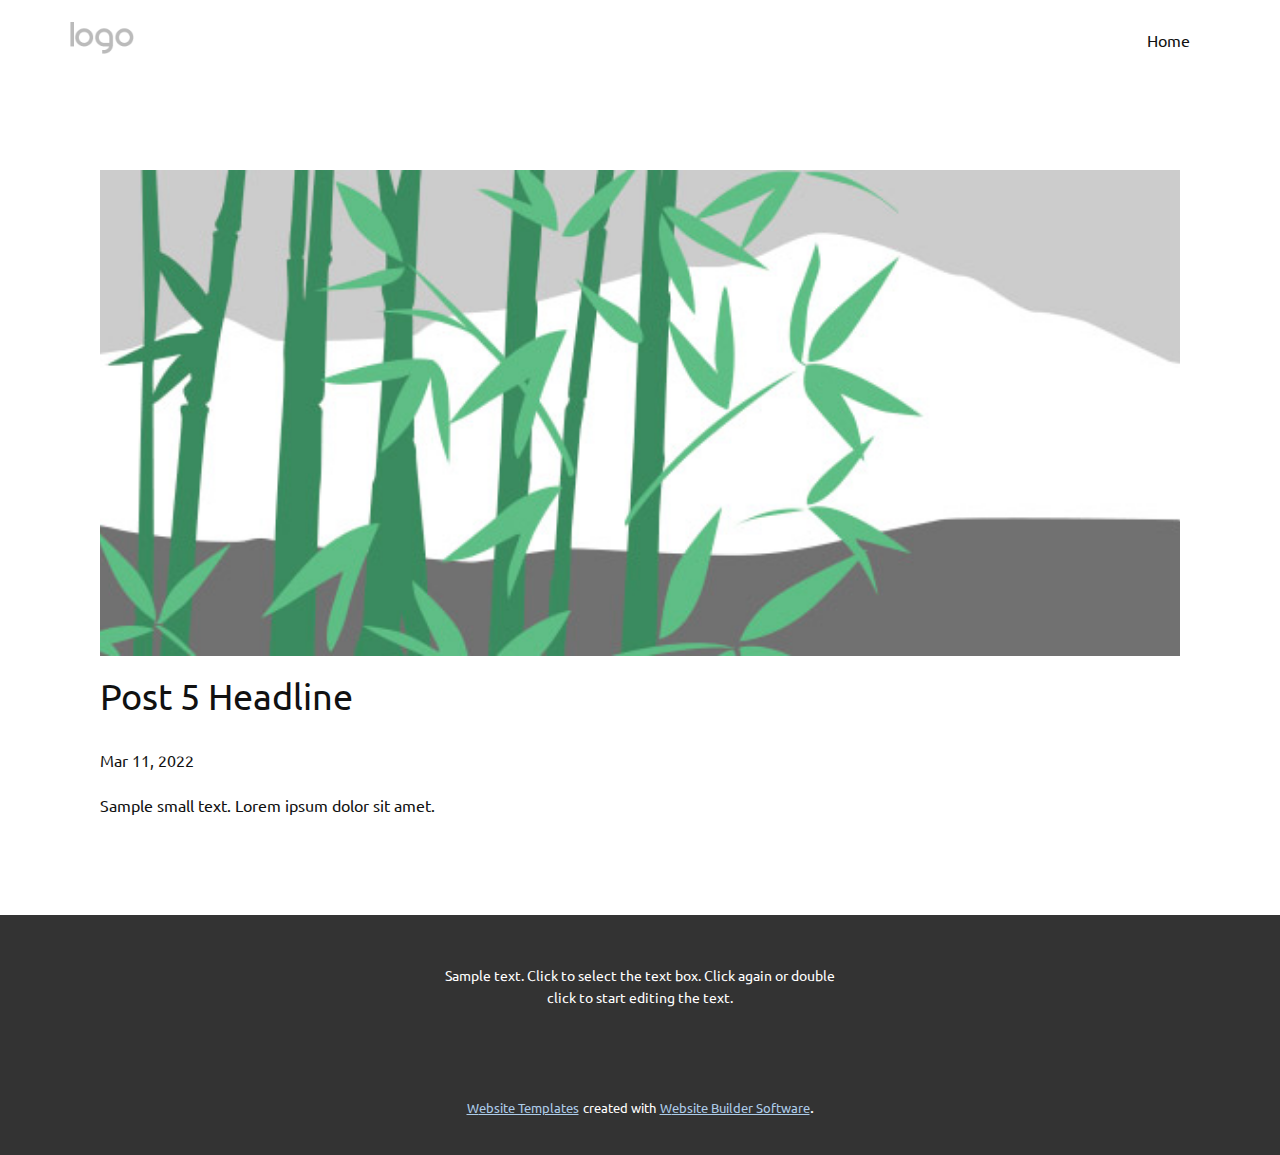
<file: blog/post-4.html>
<!doctype html>
<html style="font-size: 16px;"><head>
    <meta name="viewport" content="width=device-width, initial-scale=1.0">
    <meta charset="utf-8">
    <meta name="keywords" content="Post 1 Headline">
    <meta name="description" content="">
    <meta name="page_type" content="np-template-header-footer-from-plugin">
    <title>Post 5 Headline</title>
    <link rel="stylesheet" href="../nicepage.css" media="screen">
<link rel="stylesheet" href="../Post-Template.css" media="screen">
    <script class="u-script" type="text/javascript" src="../jquery.js" defer=""></script>
    <script class="u-script" type="text/javascript" src="../nicepage.js" defer=""></script>
    <meta name="generator" content="Nicepage 4.6.5, nicepage.com">
    <link id="u-theme-google-font" rel="stylesheet" href="https://fonts.googleapis.com/css?family=Roboto:100,100i,300,300i,400,400i,500,500i,700,700i,900,900i|Ubuntu:300,300i,400,400i,500,500i,700,700i">
    <link id="u-page-google-font" rel="stylesheet" href="https://fonts.googleapis.com/css?family=Ubuntu:300,300i,400,400i,500,500i,700,700i">
    
    
    <script type="application/ld+json">{
		"@context": "http://schema.org",
		"@type": "Organization",
		"name": "",
		"logo": "images/default-logo.png"
}</script>
    <meta name="theme-color" content="#478ac9">
  </head>
  <body class="u-body u-xl-mode"><header class="u-clearfix u-header u-header" id="sec-8a51"><div class="u-clearfix u-sheet u-valign-middle u-sheet-1">
        <a href="https://nicepage.com" class="u-image u-logo u-image-1">
          <img src="../images/default-logo.png" class="u-logo-image u-logo-image-1">
        </a>
        <nav class="u-menu u-menu-dropdown u-offcanvas u-menu-1">
          <div class="menu-collapse" style="font-size: 1rem; letter-spacing: 0px;">
            <a class="u-button-style u-custom-left-right-menu-spacing u-custom-padding-bottom u-custom-top-bottom-menu-spacing u-nav-link u-text-active-palette-1-base u-text-hover-palette-2-base" href="#">
              <svg class="u-svg-link" viewBox="0 0 24 24"><use xmlns:xlink="http://www.w3.org/1999/xlink" xlink:href="#menu-hamburger"></use></svg>
              <svg class="u-svg-content" version="1.1" id="menu-hamburger" viewBox="0 0 16 16" x="0px" y="0px" xmlns:xlink="http://www.w3.org/1999/xlink" xmlns="http://www.w3.org/2000/svg"><g><rect y="1" width="16" height="2"></rect><rect y="7" width="16" height="2"></rect><rect y="13" width="16" height="2"></rect>
</g></svg>
            </a>
          </div>
          <div class="u-nav-container">
            <ul class="u-nav u-unstyled u-nav-1"><li class="u-nav-item"><a class="u-button-style u-nav-link u-text-active-palette-1-base u-text-hover-palette-2-base" href="../Home.html" style="padding: 10px 20px;">Home</a>
</li></ul>
          </div>
          <div class="u-nav-container-collapse">
            <div class="u-black u-container-style u-inner-container-layout u-opacity u-opacity-95 u-sidenav">
              <div class="u-inner-container-layout u-sidenav-overflow">
                <div class="u-menu-close"></div>
                <ul class="u-align-center u-nav u-popupmenu-items u-unstyled u-nav-2"><li class="u-nav-item"><a class="u-button-style u-nav-link" href="../Home.html">Home</a>
</li></ul>
              </div>
            </div>
            <div class="u-black u-menu-overlay u-opacity u-opacity-70"></div>
          </div>
        </nav>
      </div></header>
    <section class="u-align-center u-clearfix u-section-1" id="sec-7db6">
      <div class="u-clearfix u-sheet u-valign-middle-md u-valign-middle-sm u-valign-middle-xs u-sheet-1"><!--post_details--><!--post_details_options_json--><!--{"source":""}--><!--/post_details_options_json--><!--blog_post-->
        <div class="u-container-style u-expanded-width u-post-details u-post-details-1">
          <div class="u-container-layout u-valign-middle u-container-layout-1"><!--blog_post_image-->
            <img alt="" class="u-blog-control u-expanded-width u-image u-image-default u-image-1" src="[data-uri]"><!--/blog_post_image--><!--blog_post_header-->
            <h2 class="u-blog-control u-text u-text-1">Post 5 Headline</h2><!--/blog_post_header--><!--blog_post_metadata-->
            <div class="u-blog-control u-metadata u-metadata-1"><!--blog_post_metadata_date-->
              <span class="u-meta-date u-meta-icon">Mar 11, 2022</span><!--/blog_post_metadata_date--><!--blog_post_metadata_category-->
              <!--/blog_post_metadata_category--><!--blog_post_metadata_comments-->
              <!--/blog_post_metadata_comments-->
            </div><!--/blog_post_metadata--><!--blog_post_content-->
            <div class="u-align-justify u-blog-control u-post-content u-text u-text-2 fr-view">
  Sample small text. Lorem ipsum dolor sit amet.
  </div><!--/blog_post_content-->
          </div>
        </div><!--/blog_post--><!--/post_details-->
      </div>
    </section>
    
    
    <footer class="u-align-center u-clearfix u-footer u-grey-80 u-footer" id="sec-852c"><div class="u-clearfix u-sheet u-sheet-1">
        <p class="u-small-text u-text u-text-variant u-text-1">Sample text. Click to select the text box. Click again or double click to start editing the text.</p>
      </div></footer>
    <section class="u-backlink u-clearfix u-grey-80">
      <a class="u-link" href="https://nicepage.com/website-templates" target="_blank">
        <span>Website Templates</span>
      </a>
      <p class="u-text">
        <span>created with</span>
      </p>
      <a class="u-link" href="" target="_blank">
        <span>Website Builder Software</span>
      </a>. 
    </section>
  
</body></html>
</file>
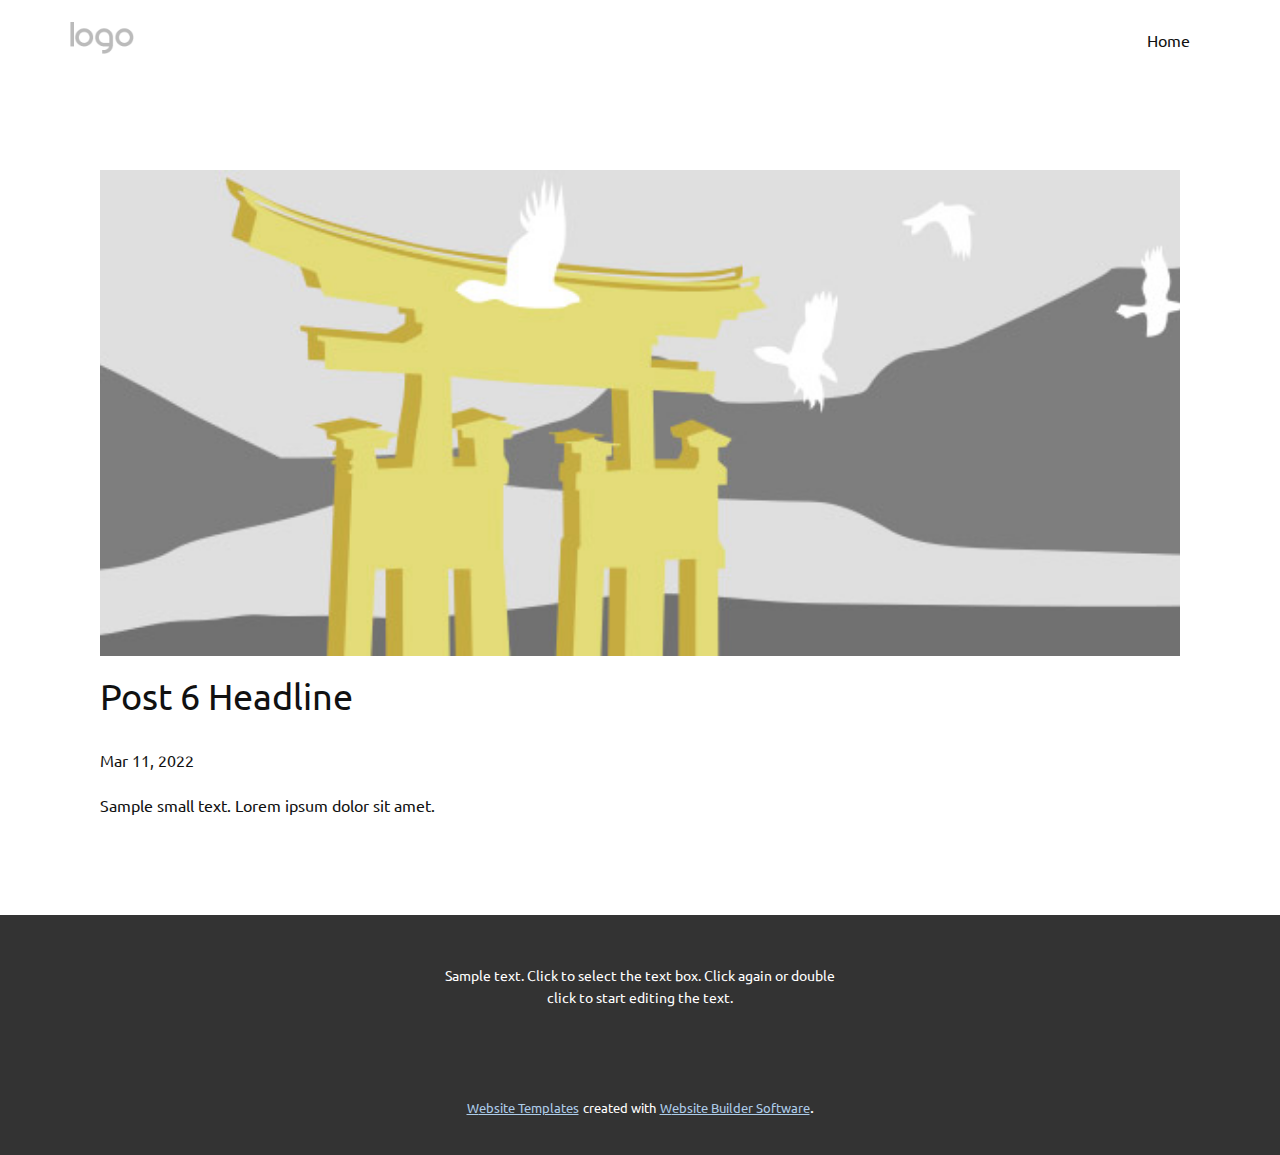
<file: blog/post-5.html>
<!doctype html>
<html style="font-size: 16px;"><head>
    <meta name="viewport" content="width=device-width, initial-scale=1.0">
    <meta charset="utf-8">
    <meta name="keywords" content="Post 1 Headline">
    <meta name="description" content="">
    <meta name="page_type" content="np-template-header-footer-from-plugin">
    <title>Post 6 Headline</title>
    <link rel="stylesheet" href="../nicepage.css" media="screen">
<link rel="stylesheet" href="../Post-Template.css" media="screen">
    <script class="u-script" type="text/javascript" src="../jquery.js" defer=""></script>
    <script class="u-script" type="text/javascript" src="../nicepage.js" defer=""></script>
    <meta name="generator" content="Nicepage 4.6.5, nicepage.com">
    <link id="u-theme-google-font" rel="stylesheet" href="https://fonts.googleapis.com/css?family=Roboto:100,100i,300,300i,400,400i,500,500i,700,700i,900,900i|Ubuntu:300,300i,400,400i,500,500i,700,700i">
    <link id="u-page-google-font" rel="stylesheet" href="https://fonts.googleapis.com/css?family=Ubuntu:300,300i,400,400i,500,500i,700,700i">
    
    
    <script type="application/ld+json">{
		"@context": "http://schema.org",
		"@type": "Organization",
		"name": "",
		"logo": "images/default-logo.png"
}</script>
    <meta name="theme-color" content="#478ac9">
  </head>
  <body class="u-body u-xl-mode"><header class="u-clearfix u-header u-header" id="sec-8a51"><div class="u-clearfix u-sheet u-valign-middle u-sheet-1">
        <a href="https://nicepage.com" class="u-image u-logo u-image-1">
          <img src="../images/default-logo.png" class="u-logo-image u-logo-image-1">
        </a>
        <nav class="u-menu u-menu-dropdown u-offcanvas u-menu-1">
          <div class="menu-collapse" style="font-size: 1rem; letter-spacing: 0px;">
            <a class="u-button-style u-custom-left-right-menu-spacing u-custom-padding-bottom u-custom-top-bottom-menu-spacing u-nav-link u-text-active-palette-1-base u-text-hover-palette-2-base" href="#">
              <svg class="u-svg-link" viewBox="0 0 24 24"><use xmlns:xlink="http://www.w3.org/1999/xlink" xlink:href="#menu-hamburger"></use></svg>
              <svg class="u-svg-content" version="1.1" id="menu-hamburger" viewBox="0 0 16 16" x="0px" y="0px" xmlns:xlink="http://www.w3.org/1999/xlink" xmlns="http://www.w3.org/2000/svg"><g><rect y="1" width="16" height="2"></rect><rect y="7" width="16" height="2"></rect><rect y="13" width="16" height="2"></rect>
</g></svg>
            </a>
          </div>
          <div class="u-nav-container">
            <ul class="u-nav u-unstyled u-nav-1"><li class="u-nav-item"><a class="u-button-style u-nav-link u-text-active-palette-1-base u-text-hover-palette-2-base" href="../Home.html" style="padding: 10px 20px;">Home</a>
</li></ul>
          </div>
          <div class="u-nav-container-collapse">
            <div class="u-black u-container-style u-inner-container-layout u-opacity u-opacity-95 u-sidenav">
              <div class="u-inner-container-layout u-sidenav-overflow">
                <div class="u-menu-close"></div>
                <ul class="u-align-center u-nav u-popupmenu-items u-unstyled u-nav-2"><li class="u-nav-item"><a class="u-button-style u-nav-link" href="../Home.html">Home</a>
</li></ul>
              </div>
            </div>
            <div class="u-black u-menu-overlay u-opacity u-opacity-70"></div>
          </div>
        </nav>
      </div></header>
    <section class="u-align-center u-clearfix u-section-1" id="sec-7db6">
      <div class="u-clearfix u-sheet u-valign-middle-md u-valign-middle-sm u-valign-middle-xs u-sheet-1"><!--post_details--><!--post_details_options_json--><!--{"source":""}--><!--/post_details_options_json--><!--blog_post-->
        <div class="u-container-style u-expanded-width u-post-details u-post-details-1">
          <div class="u-container-layout u-valign-middle u-container-layout-1"><!--blog_post_image-->
            <img alt="" class="u-blog-control u-expanded-width u-image u-image-default u-image-1" src="[data-uri]"><!--/blog_post_image--><!--blog_post_header-->
            <h2 class="u-blog-control u-text u-text-1">Post 6 Headline</h2><!--/blog_post_header--><!--blog_post_metadata-->
            <div class="u-blog-control u-metadata u-metadata-1"><!--blog_post_metadata_date-->
              <span class="u-meta-date u-meta-icon">Mar 11, 2022</span><!--/blog_post_metadata_date--><!--blog_post_metadata_category-->
              <!--/blog_post_metadata_category--><!--blog_post_metadata_comments-->
              <!--/blog_post_metadata_comments-->
            </div><!--/blog_post_metadata--><!--blog_post_content-->
            <div class="u-align-justify u-blog-control u-post-content u-text u-text-2 fr-view">
  Sample small text. Lorem ipsum dolor sit amet.
  </div><!--/blog_post_content-->
          </div>
        </div><!--/blog_post--><!--/post_details-->
      </div>
    </section>
    
    
    <footer class="u-align-center u-clearfix u-footer u-grey-80 u-footer" id="sec-852c"><div class="u-clearfix u-sheet u-sheet-1">
        <p class="u-small-text u-text u-text-variant u-text-1">Sample text. Click to select the text box. Click again or double click to start editing the text.</p>
      </div></footer>
    <section class="u-backlink u-clearfix u-grey-80">
      <a class="u-link" href="https://nicepage.com/website-templates" target="_blank">
        <span>Website Templates</span>
      </a>
      <p class="u-text">
        <span>created with</span>
      </p>
      <a class="u-link" href="" target="_blank">
        <span>Website Builder Software</span>
      </a>. 
    </section>
  
</body></html>
</file>
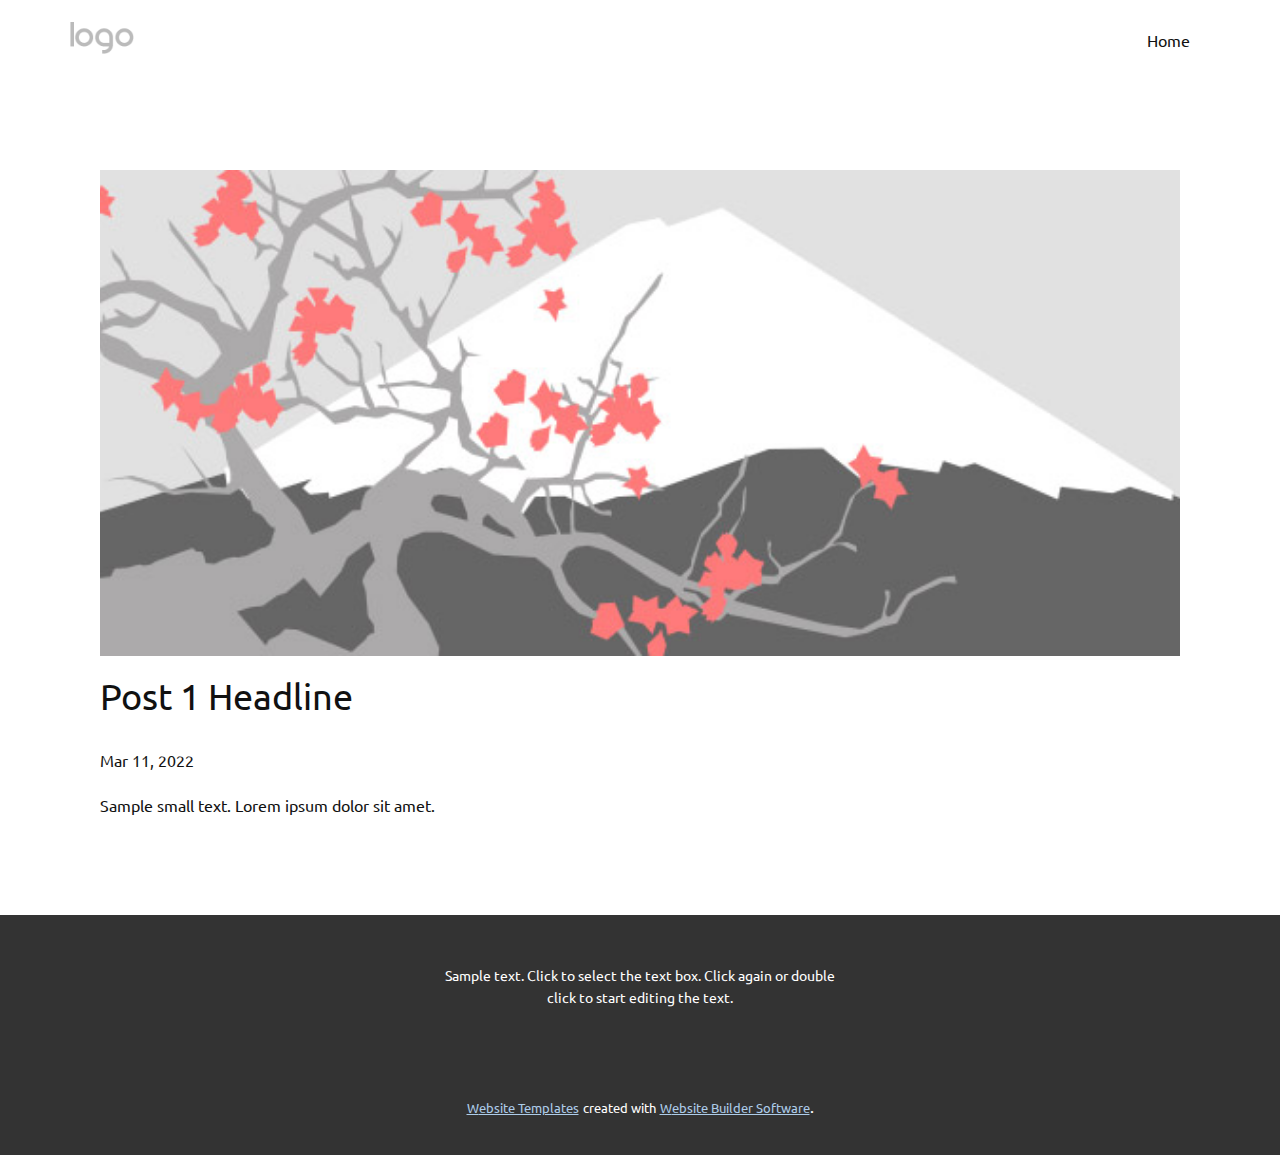
<file: blog/post.html>
<!doctype html>
<html style="font-size: 16px;"><head>
    <meta name="viewport" content="width=device-width, initial-scale=1.0">
    <meta charset="utf-8">
    <meta name="keywords" content="Post 1 Headline">
    <meta name="description" content="">
    <meta name="page_type" content="np-template-header-footer-from-plugin">
    <title>Post 1 Headline</title>
    <link rel="stylesheet" href="../nicepage.css" media="screen">
<link rel="stylesheet" href="../Post-Template.css" media="screen">
    <script class="u-script" type="text/javascript" src="../jquery.js" defer=""></script>
    <script class="u-script" type="text/javascript" src="../nicepage.js" defer=""></script>
    <meta name="generator" content="Nicepage 4.6.5, nicepage.com">
    <link id="u-theme-google-font" rel="stylesheet" href="https://fonts.googleapis.com/css?family=Roboto:100,100i,300,300i,400,400i,500,500i,700,700i,900,900i|Ubuntu:300,300i,400,400i,500,500i,700,700i">
    <link id="u-page-google-font" rel="stylesheet" href="https://fonts.googleapis.com/css?family=Ubuntu:300,300i,400,400i,500,500i,700,700i">
    
    
    <script type="application/ld+json">{
		"@context": "http://schema.org",
		"@type": "Organization",
		"name": "",
		"logo": "images/default-logo.png"
}</script>
    <meta name="theme-color" content="#478ac9">
  </head>
  <body class="u-body u-xl-mode"><header class="u-clearfix u-header u-header" id="sec-8a51"><div class="u-clearfix u-sheet u-valign-middle u-sheet-1">
        <a href="https://nicepage.com" class="u-image u-logo u-image-1">
          <img src="../images/default-logo.png" class="u-logo-image u-logo-image-1">
        </a>
        <nav class="u-menu u-menu-dropdown u-offcanvas u-menu-1">
          <div class="menu-collapse" style="font-size: 1rem; letter-spacing: 0px;">
            <a class="u-button-style u-custom-left-right-menu-spacing u-custom-padding-bottom u-custom-top-bottom-menu-spacing u-nav-link u-text-active-palette-1-base u-text-hover-palette-2-base" href="#">
              <svg class="u-svg-link" viewBox="0 0 24 24"><use xmlns:xlink="http://www.w3.org/1999/xlink" xlink:href="#menu-hamburger"></use></svg>
              <svg class="u-svg-content" version="1.1" id="menu-hamburger" viewBox="0 0 16 16" x="0px" y="0px" xmlns:xlink="http://www.w3.org/1999/xlink" xmlns="http://www.w3.org/2000/svg"><g><rect y="1" width="16" height="2"></rect><rect y="7" width="16" height="2"></rect><rect y="13" width="16" height="2"></rect>
</g></svg>
            </a>
          </div>
          <div class="u-nav-container">
            <ul class="u-nav u-unstyled u-nav-1"><li class="u-nav-item"><a class="u-button-style u-nav-link u-text-active-palette-1-base u-text-hover-palette-2-base" href="../Home.html" style="padding: 10px 20px;">Home</a>
</li></ul>
          </div>
          <div class="u-nav-container-collapse">
            <div class="u-black u-container-style u-inner-container-layout u-opacity u-opacity-95 u-sidenav">
              <div class="u-inner-container-layout u-sidenav-overflow">
                <div class="u-menu-close"></div>
                <ul class="u-align-center u-nav u-popupmenu-items u-unstyled u-nav-2"><li class="u-nav-item"><a class="u-button-style u-nav-link" href="../Home.html">Home</a>
</li></ul>
              </div>
            </div>
            <div class="u-black u-menu-overlay u-opacity u-opacity-70"></div>
          </div>
        </nav>
      </div></header>
    <section class="u-align-center u-clearfix u-section-1" id="sec-7db6">
      <div class="u-clearfix u-sheet u-valign-middle-md u-valign-middle-sm u-valign-middle-xs u-sheet-1"><!--post_details--><!--post_details_options_json--><!--{"source":""}--><!--/post_details_options_json--><!--blog_post-->
        <div class="u-container-style u-expanded-width u-post-details u-post-details-1">
          <div class="u-container-layout u-valign-middle u-container-layout-1"><!--blog_post_image-->
            <img alt="" class="u-blog-control u-expanded-width u-image u-image-default u-image-1" src="[data-uri]"><!--/blog_post_image--><!--blog_post_header-->
            <h2 class="u-blog-control u-text u-text-1">Post 1 Headline</h2><!--/blog_post_header--><!--blog_post_metadata-->
            <div class="u-blog-control u-metadata u-metadata-1"><!--blog_post_metadata_date-->
              <span class="u-meta-date u-meta-icon">Mar 11, 2022</span><!--/blog_post_metadata_date--><!--blog_post_metadata_category-->
              <!--/blog_post_metadata_category--><!--blog_post_metadata_comments-->
              <!--/blog_post_metadata_comments-->
            </div><!--/blog_post_metadata--><!--blog_post_content-->
            <div class="u-align-justify u-blog-control u-post-content u-text u-text-2 fr-view">
  Sample small text. Lorem ipsum dolor sit amet.
  </div><!--/blog_post_content-->
          </div>
        </div><!--/blog_post--><!--/post_details-->
      </div>
    </section>
    
    
    <footer class="u-align-center u-clearfix u-footer u-grey-80 u-footer" id="sec-852c"><div class="u-clearfix u-sheet u-sheet-1">
        <p class="u-small-text u-text u-text-variant u-text-1">Sample text. Click to select the text box. Click again or double click to start editing the text.</p>
      </div></footer>
    <section class="u-backlink u-clearfix u-grey-80">
      <a class="u-link" href="https://nicepage.com/website-templates" target="_blank">
        <span>Website Templates</span>
      </a>
      <p class="u-text">
        <span>created with</span>
      </p>
      <a class="u-link" href="" target="_blank">
        <span>Website Builder Software</span>
      </a>. 
    </section>
  
</body></html>
</file>
